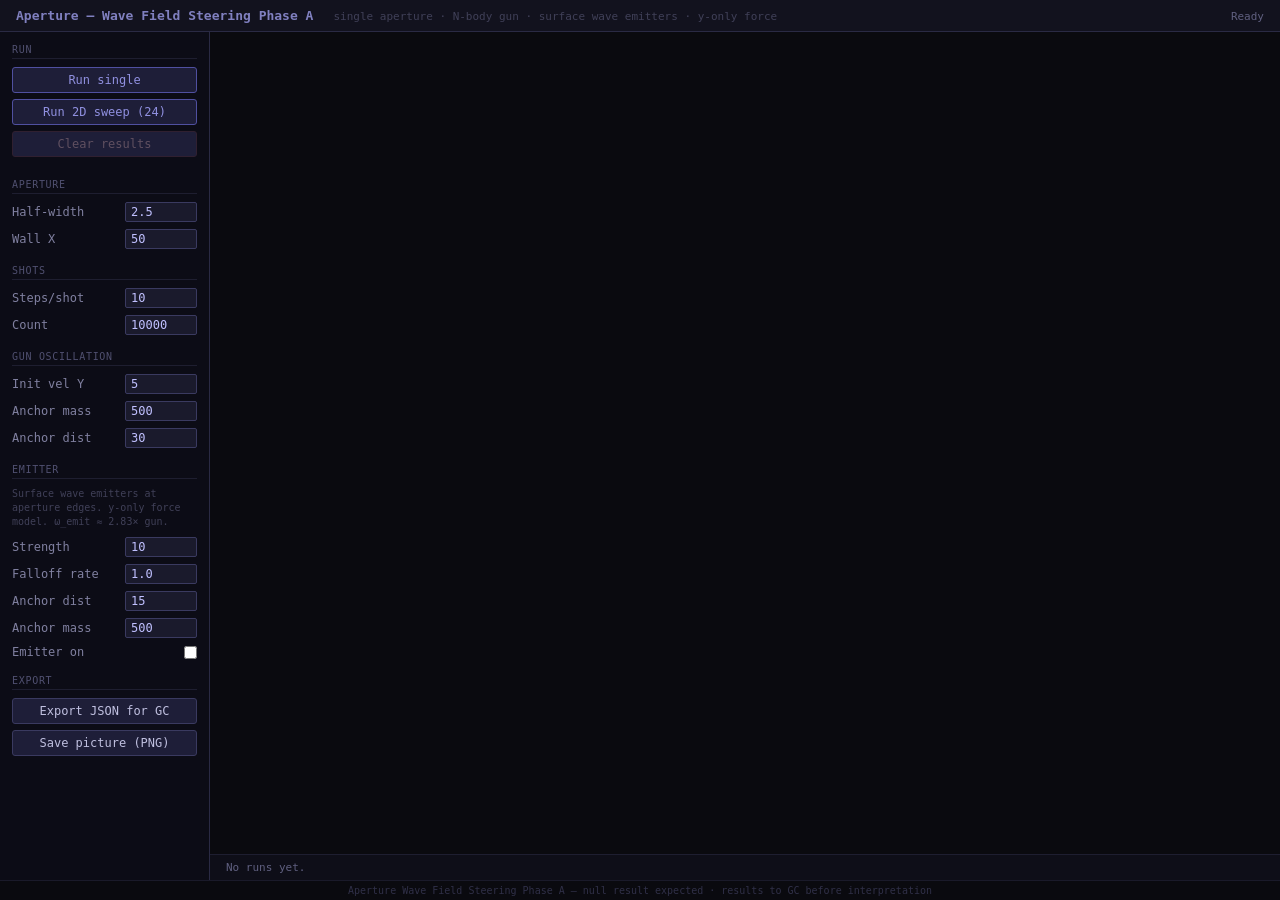
<file: cmd/aperture/index.html>
<!DOCTYPE html>
<html lang="en">
<head>
  <meta charset="UTF-8">
  <title>Aperture — Wave Field Steering Phase A</title>
  <style>
    *, *::before, *::after { box-sizing: border-box; margin: 0; padding: 0; }

    body {
      background: #0a0a0f;
      color: #d0d0e0;
      font-family: monospace;
      display: flex;
      flex-direction: column;
      height: 100vh;
      overflow: hidden;
    }

    #top-bar {
      display: flex;
      align-items: baseline;
      gap: 20px;
      padding: 8px 16px;
      background: #12121e;
      border-bottom: 1px solid #2a2a44;
      flex-shrink: 0;
    }
    #top-bar h1 { font-size: 13px; color: #8080c0; }
    #top-bar .sub { font-size: 11px; color: #404058; }
    #status-msg { margin-left: auto; font-size: 11px; color: #606080; }

    #main-area { flex: 1; display: flex; overflow: hidden; }

    #controls {
      width: 210px;
      background: #0c0c16;
      border-right: 1px solid #2a2a44;
      padding: 12px;
      overflow-y: auto;
      flex-shrink: 0;
      font-size: 12px;
    }

    .ctrl-section { margin-bottom: 16px; }
    .ctrl-label {
      color: #505070;
      font-size: 10px;
      text-transform: uppercase;
      letter-spacing: 0.07em;
      border-bottom: 1px solid #1e1e30;
      padding-bottom: 3px;
      margin-bottom: 8px;
    }
    .ctrl-row {
      display: flex;
      align-items: center;
      justify-content: space-between;
      margin-bottom: 7px;
      color: #8080a0;
    }
    .ctrl-row label { flex: 1; }
    .ctrl-row input[type=number] {
      width: 72px;
      background: #1a1a2c;
      border: 1px solid #3a3a60;
      color: #c0c0ff;
      padding: 2px 5px;
      font-family: monospace;
      font-size: 12px;
      border-radius: 2px;
    }
    .ctrl-note { font-size: 10px; color: #404058; margin-bottom: 8px; line-height: 1.4; }

    .ctrl-row input[type=checkbox] { width: auto; margin-left: 4px; }

    button {
      width: 100%;
      background: #1e1e38;
      color: #c0c0e0;
      border: 1px solid #3a3a60;
      padding: 5px 0;
      cursor: pointer;
      font-family: monospace;
      font-size: 12px;
      border-radius: 3px;
      margin-bottom: 6px;
    }
    button:hover { background: #2a2a50; }
    button:disabled { opacity: 0.4; cursor: default; }
    button.primary { border-color: #5050a0; color: #9090e0; }
    button.primary:hover:not(:disabled) { background: #222248; }
    #btn-clear { color: #605060; border-color: #302030; }
    #btn-clear:hover { background: #1a1228; }

    #canvas-area { flex: 1; display: flex; flex-direction: column; overflow: hidden; }
    #canvas-wrap {
      flex: 1;
      display: flex;
      align-items: center;
      justify-content: center;
      padding: 12px;
      overflow: hidden;
    }
    canvas { display: block; }

    #results-bar {
      flex-shrink: 0;
      background: #0e0e18;
      border-top: 1px solid #1e1e30;
      padding: 6px 16px;
      font-size: 11px;
      color: #606080;
      display: flex;
      align-items: center;
      gap: 12px;
      flex-wrap: wrap;
    }
    .run-tag { display: inline-flex; align-items: center; gap: 5px; }
    .run-swatch { width: 10px; height: 10px; border-radius: 2px; flex-shrink: 0; }

    #footer {
      flex-shrink: 0;
      text-align: center;
      padding: 4px 16px;
      background: #0a0a0f;
      border-top: 1px solid #1a1a2a;
      font-size: 10px;
      color: #303048;
    }
  </style>
</head>
<body>

<div id="top-bar">
  <h1>Aperture — Wave Field Steering Phase A</h1>
  <span class="sub">single aperture · N-body gun · surface wave emitters · y-only force</span>
  <span id="status-msg">Ready</span>
</div>

<div id="main-area">

  <div id="controls">

    <div class="ctrl-section">
      <div class="ctrl-label">Run</div>
      <button id="btn-single" class="primary">Run single</button>
      <button id="btn-sweep" class="primary">Run 2D sweep (24)</button>
      <button id="btn-clear">Clear results</button>
    </div>

    <div class="ctrl-section">
      <div class="ctrl-label">Aperture</div>
      <div class="ctrl-row">
        <label>Half-width</label>
        <input type="number" id="inp-hw" value="2.5" min="0.5" max="20" step="0.5">
      </div>
      <div class="ctrl-row">
        <label>Wall X</label>
        <input type="number" id="inp-wallx" value="50" min="10" max="200">
      </div>
    </div>

    <div class="ctrl-section">
      <div class="ctrl-label">Shots</div>
      <div class="ctrl-row">
        <label>Steps/shot</label>
        <input type="number" id="inp-steps" value="10" min="1" max="10000">
      </div>
      <div class="ctrl-row">
        <label>Count</label>
        <input type="number" id="inp-shots" value="10000" min="100" max="500000">
      </div>
    </div>

    <div class="ctrl-section">
      <div class="ctrl-label">Gun oscillation</div>
      <div class="ctrl-row">
        <label>Init vel Y</label>
        <input type="number" id="inp-vel" value="5" min="0.1" max="30" step="0.1">
      </div>
      <div class="ctrl-row">
        <label>Anchor mass</label>
        <input type="number" id="inp-amass" value="500" min="10" max="5000">
      </div>
      <div class="ctrl-row">
        <label>Anchor dist</label>
        <input type="number" id="inp-adist" value="30" min="5" max="100">
      </div>
    </div>

    <div class="ctrl-section">
      <div class="ctrl-label">Emitter</div>
      <div class="ctrl-note">Surface wave emitters at aperture edges. y-only force model. ω_emit ≈ 2.83× gun.</div>
      <div class="ctrl-row">
        <label>Strength</label>
        <input type="number" id="inp-strength" value="10" min="0.001" max="10000" step="any">
      </div>
      <div class="ctrl-row">
        <label>Falloff rate</label>
        <input type="number" id="inp-falloff" value="1.0" min="0.1" max="5" step="0.1">
      </div>
      <div class="ctrl-row">
        <label>Anchor dist</label>
        <input type="number" id="inp-eadist" value="15" min="3" max="30">
      </div>
      <div class="ctrl-row">
        <label>Anchor mass</label>
        <input type="number" id="inp-eamass" value="500" min="10" max="2000">
      </div>
      <div class="ctrl-row">
        <label>Emitter on</label>
        <input type="checkbox" id="inp-emitter-on">
      </div>
    </div>

    <div class="ctrl-section">
      <div class="ctrl-label">Export</div>
      <button id="btn-export">Export JSON for GC</button>
      <button id="btn-save-pic">Save picture (PNG)</button>
    </div>

  </div>

  <div id="canvas-area">
    <div id="canvas-wrap">
      <canvas id="hist-canvas"></canvas>
    </div>
    <div id="results-bar">
      <span id="results-summary">No runs yet.</span>
    </div>
  </div>

</div>

<footer id="footer">
  Aperture Wave Field Steering Phase A — null result expected · results to GC before interpretation
</footer>

<script src="main.js"></script>
</body>
</html>
</file>
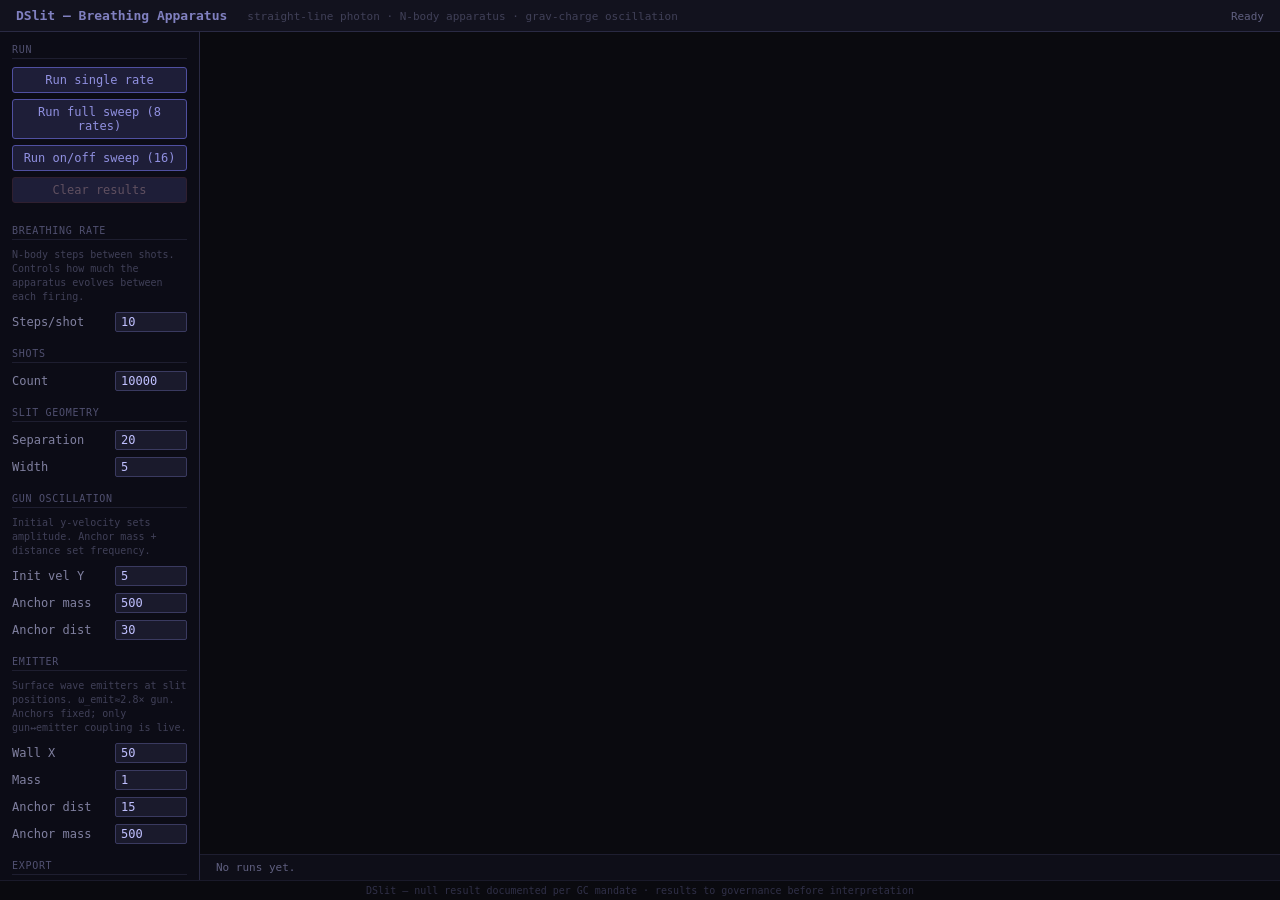
<file: cmd/dslit/index.html>
<!DOCTYPE html>
<html lang="en">
<head>
  <meta charset="UTF-8">
  <title>DSlit — Breathing Apparatus</title>
  <style>
    *, *::before, *::after { box-sizing: border-box; margin: 0; padding: 0; }

    body {
      background: #0a0a0f;
      color: #d0d0e0;
      font-family: monospace;
      display: flex;
      flex-direction: column;
      height: 100vh;
      overflow: hidden;
    }

    #top-bar {
      display: flex;
      align-items: baseline;
      gap: 20px;
      padding: 8px 16px;
      background: #12121e;
      border-bottom: 1px solid #2a2a44;
      flex-shrink: 0;
    }

    #top-bar h1 {
      font-size: 13px;
      color: #8080c0;
    }

    #top-bar .sub {
      font-size: 11px;
      color: #404058;
    }

    #status-msg {
      margin-left: auto;
      font-size: 11px;
      color: #606080;
    }

    #main-area {
      flex: 1;
      display: flex;
      overflow: hidden;
    }

    /* Controls panel */
    #controls {
      width: 200px;
      background: #0c0c16;
      border-right: 1px solid #2a2a44;
      padding: 12px;
      overflow-y: auto;
      flex-shrink: 0;
      font-size: 12px;
    }

    .ctrl-section { margin-bottom: 16px; }

    .ctrl-label {
      color: #505070;
      font-size: 10px;
      text-transform: uppercase;
      letter-spacing: 0.07em;
      border-bottom: 1px solid #1e1e30;
      padding-bottom: 3px;
      margin-bottom: 8px;
    }

    .ctrl-row {
      display: flex;
      align-items: center;
      justify-content: space-between;
      margin-bottom: 7px;
      color: #8080a0;
    }

    .ctrl-row label { flex: 1; }

    .ctrl-row input[type=number] {
      width: 72px;
      background: #1a1a2c;
      border: 1px solid #3a3a60;
      color: #c0c0ff;
      padding: 2px 5px;
      font-family: monospace;
      font-size: 12px;
      border-radius: 2px;
    }

    .ctrl-note {
      font-size: 10px;
      color: #404058;
      margin-bottom: 8px;
      line-height: 1.4;
    }

    button {
      width: 100%;
      background: #1e1e38;
      color: #c0c0e0;
      border: 1px solid #3a3a60;
      padding: 5px 0;
      cursor: pointer;
      font-family: monospace;
      font-size: 12px;
      border-radius: 3px;
      margin-bottom: 6px;
    }
    button:hover { background: #2a2a50; }
    button:disabled { opacity: 0.4; cursor: default; }
    button.primary { border-color: #5050a0; color: #9090e0; }
    button.primary:hover:not(:disabled) { background: #222248; }

    #btn-clear { color: #605060; border-color: #302030; }
    #btn-clear:hover { background: #1a1228; }

    /* Canvas area */
    #canvas-area {
      flex: 1;
      display: flex;
      flex-direction: column;
      overflow: hidden;
    }

    #canvas-wrap {
      flex: 1;
      display: flex;
      align-items: center;
      justify-content: center;
      padding: 12px;
      overflow: hidden;
    }

    canvas { display: block; }

    /* Results table */
    #results-bar {
      flex-shrink: 0;
      background: #0e0e18;
      border-top: 1px solid #1e1e30;
      padding: 6px 16px;
      font-size: 11px;
      color: #606080;
      display: flex;
      align-items: center;
      gap: 16px;
      flex-wrap: wrap;
    }

    .run-tag {
      display: inline-flex;
      align-items: center;
      gap: 5px;
    }

    .run-swatch {
      width: 10px;
      height: 10px;
      border-radius: 2px;
      flex-shrink: 0;
    }

    /* Footer */
    #footer {
      flex-shrink: 0;
      text-align: center;
      padding: 4px 16px;
      background: #0a0a0f;
      border-top: 1px solid #1a1a2a;
      font-size: 10px;
      color: #303048;
    }
  </style>
</head>
<body>

<div id="top-bar">
  <h1>DSlit — Breathing Apparatus</h1>
  <span class="sub">straight-line photon · N-body apparatus · grav-charge oscillation</span>
  <span id="status-msg">Ready</span>
</div>

<div id="main-area">

  <div id="controls">

    <div class="ctrl-section">
      <div class="ctrl-label">Run</div>
      <button id="btn-single" class="primary">Run single rate</button>
      <button id="btn-sweep" class="primary">Run full sweep (8 rates)</button>
      <button id="btn-onoff" class="primary">Run on/off sweep (16)</button>
      <button id="btn-clear">Clear results</button>
    </div>

    <div class="ctrl-section">
      <div class="ctrl-label">Breathing rate</div>
      <div class="ctrl-note">N-body steps between shots. Controls how much the apparatus evolves between each firing.</div>
      <div class="ctrl-row">
        <label>Steps/shot</label>
        <input type="number" id="inp-steps" value="10" min="1" max="10000">
      </div>
    </div>

    <div class="ctrl-section">
      <div class="ctrl-label">Shots</div>
      <div class="ctrl-row">
        <label>Count</label>
        <input type="number" id="inp-shots" value="10000" min="100" max="500000">
      </div>
    </div>

    <div class="ctrl-section">
      <div class="ctrl-label">Slit geometry</div>
      <div class="ctrl-row">
        <label>Separation</label>
        <input type="number" id="inp-sep" value="20" min="2" max="50">
      </div>
      <div class="ctrl-row">
        <label>Width</label>
        <input type="number" id="inp-width" value="5" min="0.5" max="20" step="0.5">
      </div>
    </div>

    <div class="ctrl-section">
      <div class="ctrl-label">Gun oscillation</div>
      <div class="ctrl-note">Initial y-velocity sets amplitude. Anchor mass + distance set frequency.</div>
      <div class="ctrl-row">
        <label>Init vel Y</label>
        <input type="number" id="inp-vel" value="5" min="0.1" max="30" step="0.1">
      </div>
      <div class="ctrl-row">
        <label>Anchor mass</label>
        <input type="number" id="inp-amass" value="500" min="10" max="5000">
      </div>
      <div class="ctrl-row">
        <label>Anchor dist</label>
        <input type="number" id="inp-adist" value="30" min="5" max="100">
      </div>
    </div>

    <div class="ctrl-section">
      <div class="ctrl-label">Emitter</div>
      <div class="ctrl-note">Surface wave emitters at slit positions. ω_emit≈2.8× gun. Anchors fixed; only gun↔emitter coupling is live.</div>
      <div class="ctrl-row">
        <label>Wall X</label>
        <input type="number" id="inp-wallx" value="50" min="10" max="200">
      </div>
      <div class="ctrl-row">
        <label>Mass</label>
        <input type="number" id="inp-emass" value="1" min="0.1" max="10" step="0.1">
      </div>
      <div class="ctrl-row">
        <label>Anchor dist</label>
        <input type="number" id="inp-eadist" value="15" min="3" max="30">
      </div>
      <div class="ctrl-row">
        <label>Anchor mass</label>
        <input type="number" id="inp-eamass" value="500" min="10" max="2000">
      </div>
    </div>

    <div class="ctrl-section">
      <div class="ctrl-label">Export</div>
      <button id="btn-export">Export JSON for GC</button>
      <button id="btn-save-pic">Save picture (PNG)</button>
    </div>

  </div><!-- #controls -->

  <div id="canvas-area">
    <div id="canvas-wrap">
      <canvas id="hist-canvas"></canvas>
    </div>
    <div id="results-bar">
      <span id="results-summary">No runs yet.</span>
    </div>
  </div>

</div><!-- #main-area -->

<footer id="footer">
  DSlit — null result documented per GC mandate · results to governance before interpretation
</footer>

<script src="main.js"></script>
</body>
</html>
</file>
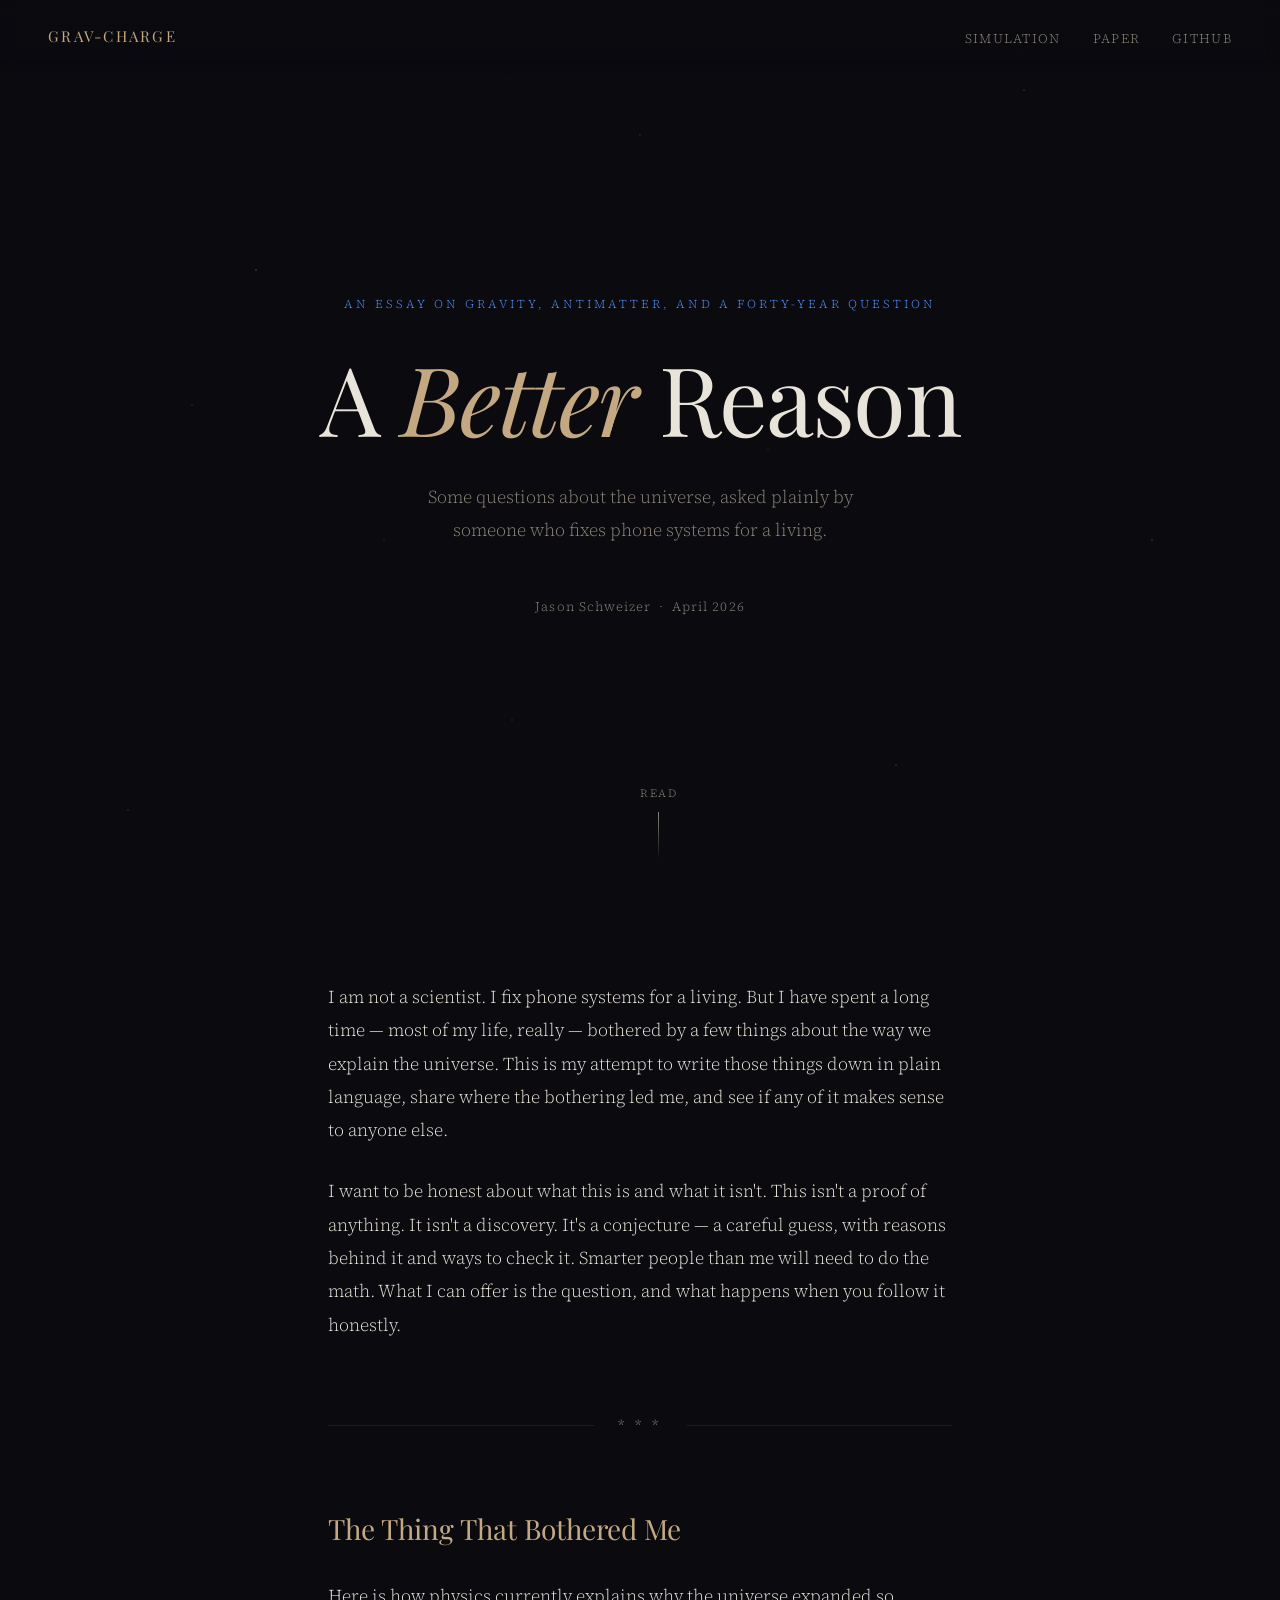
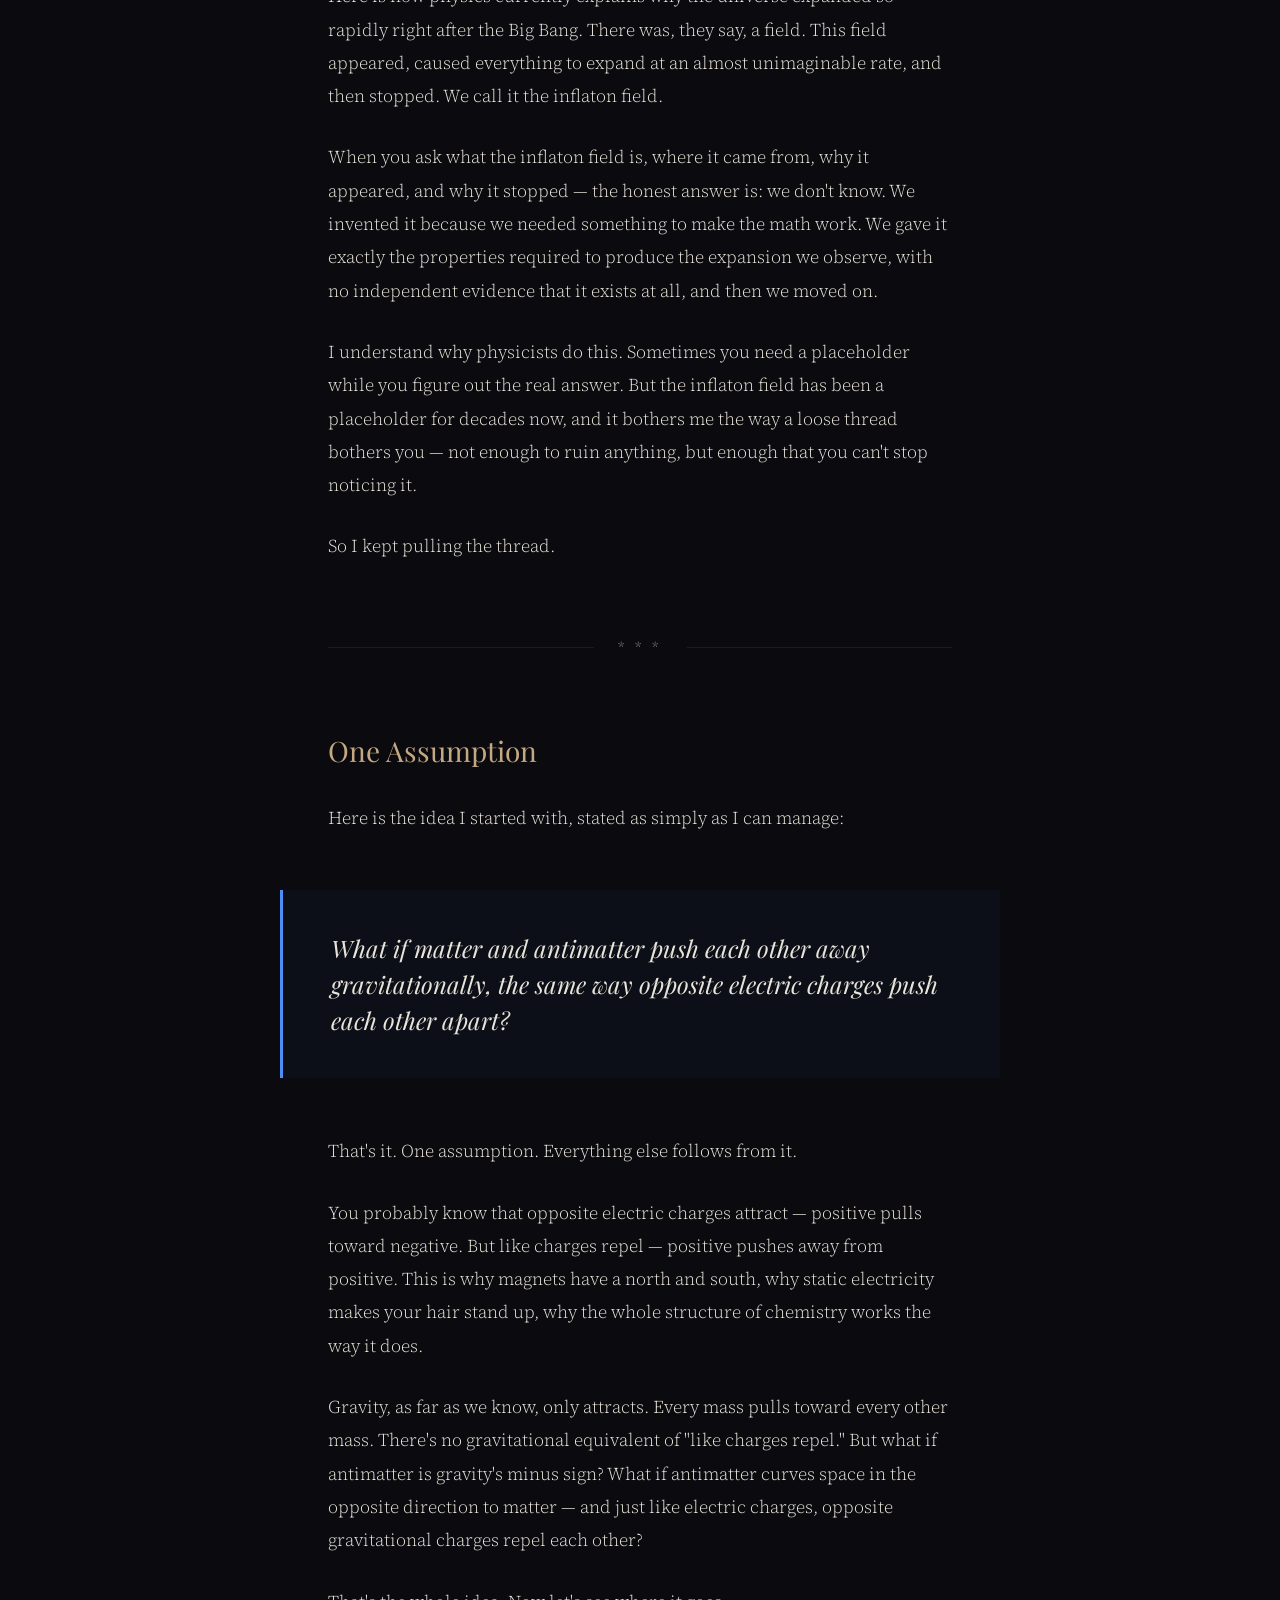
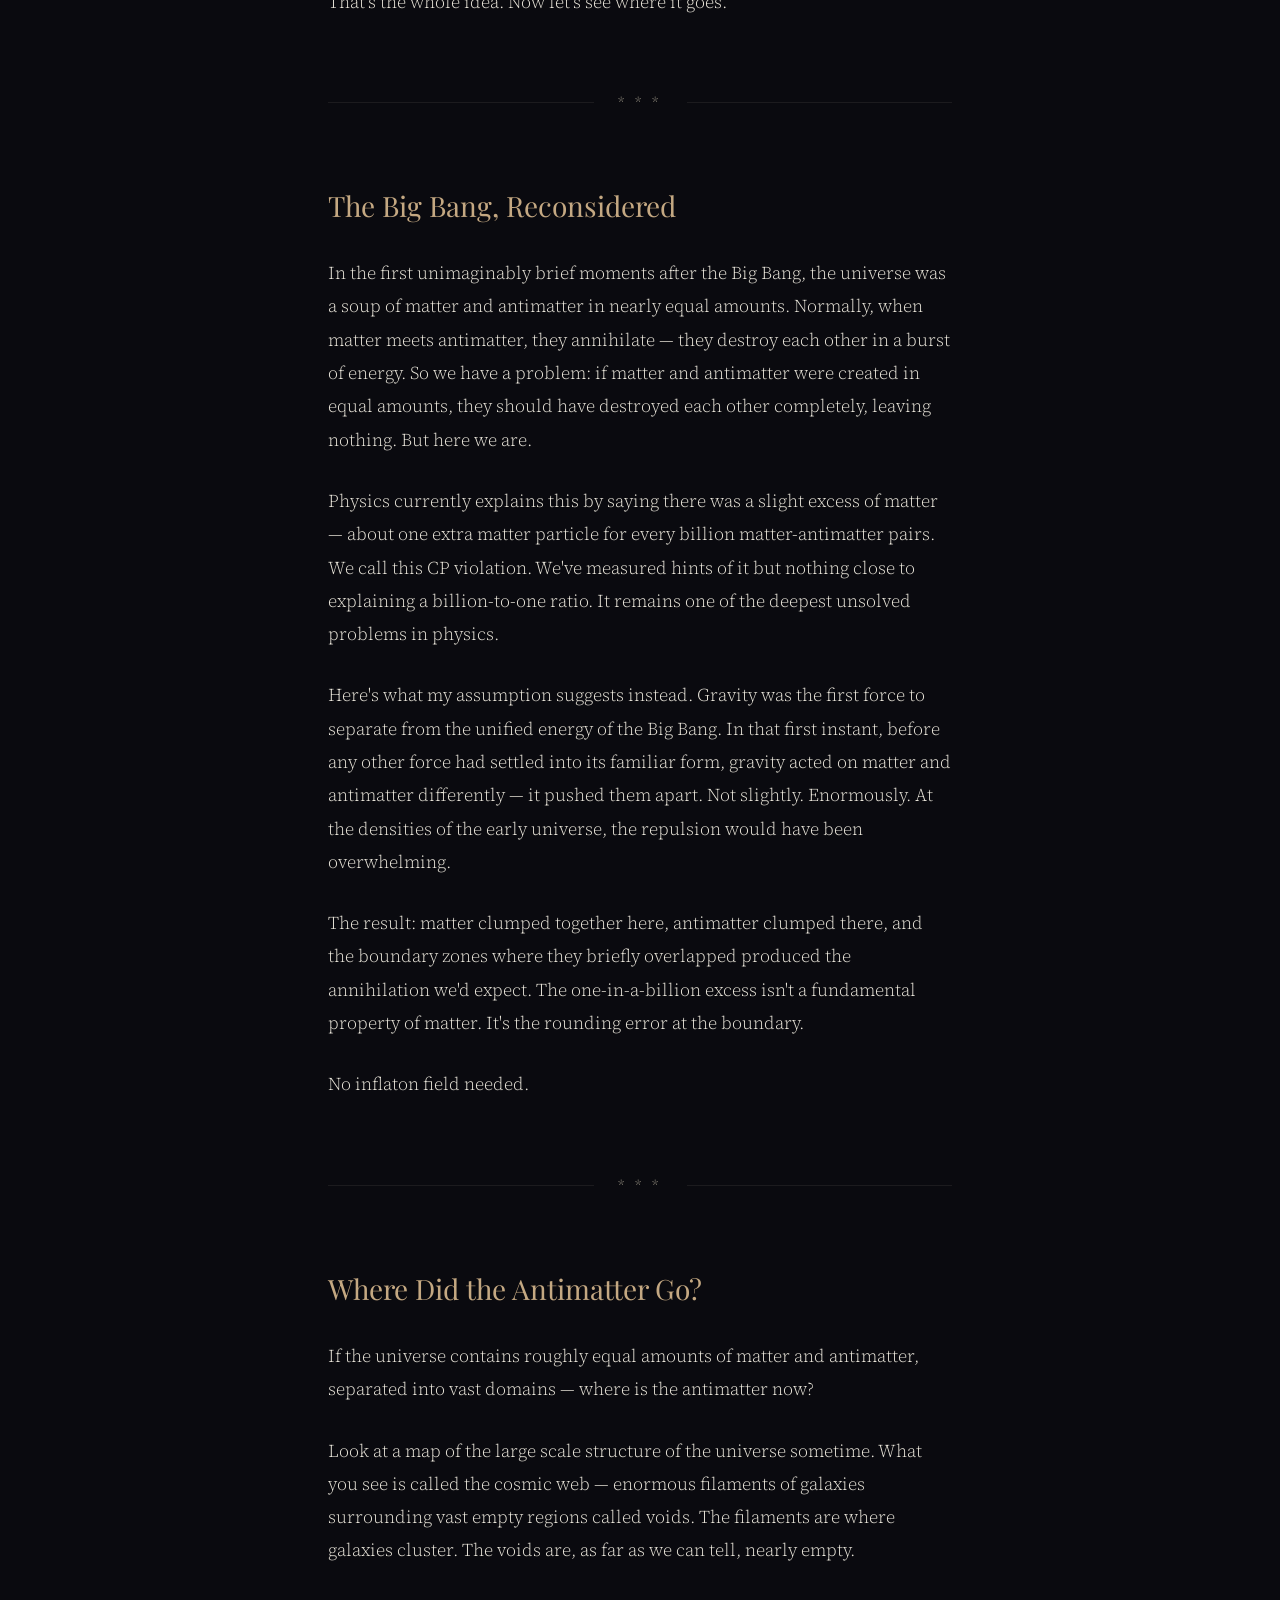
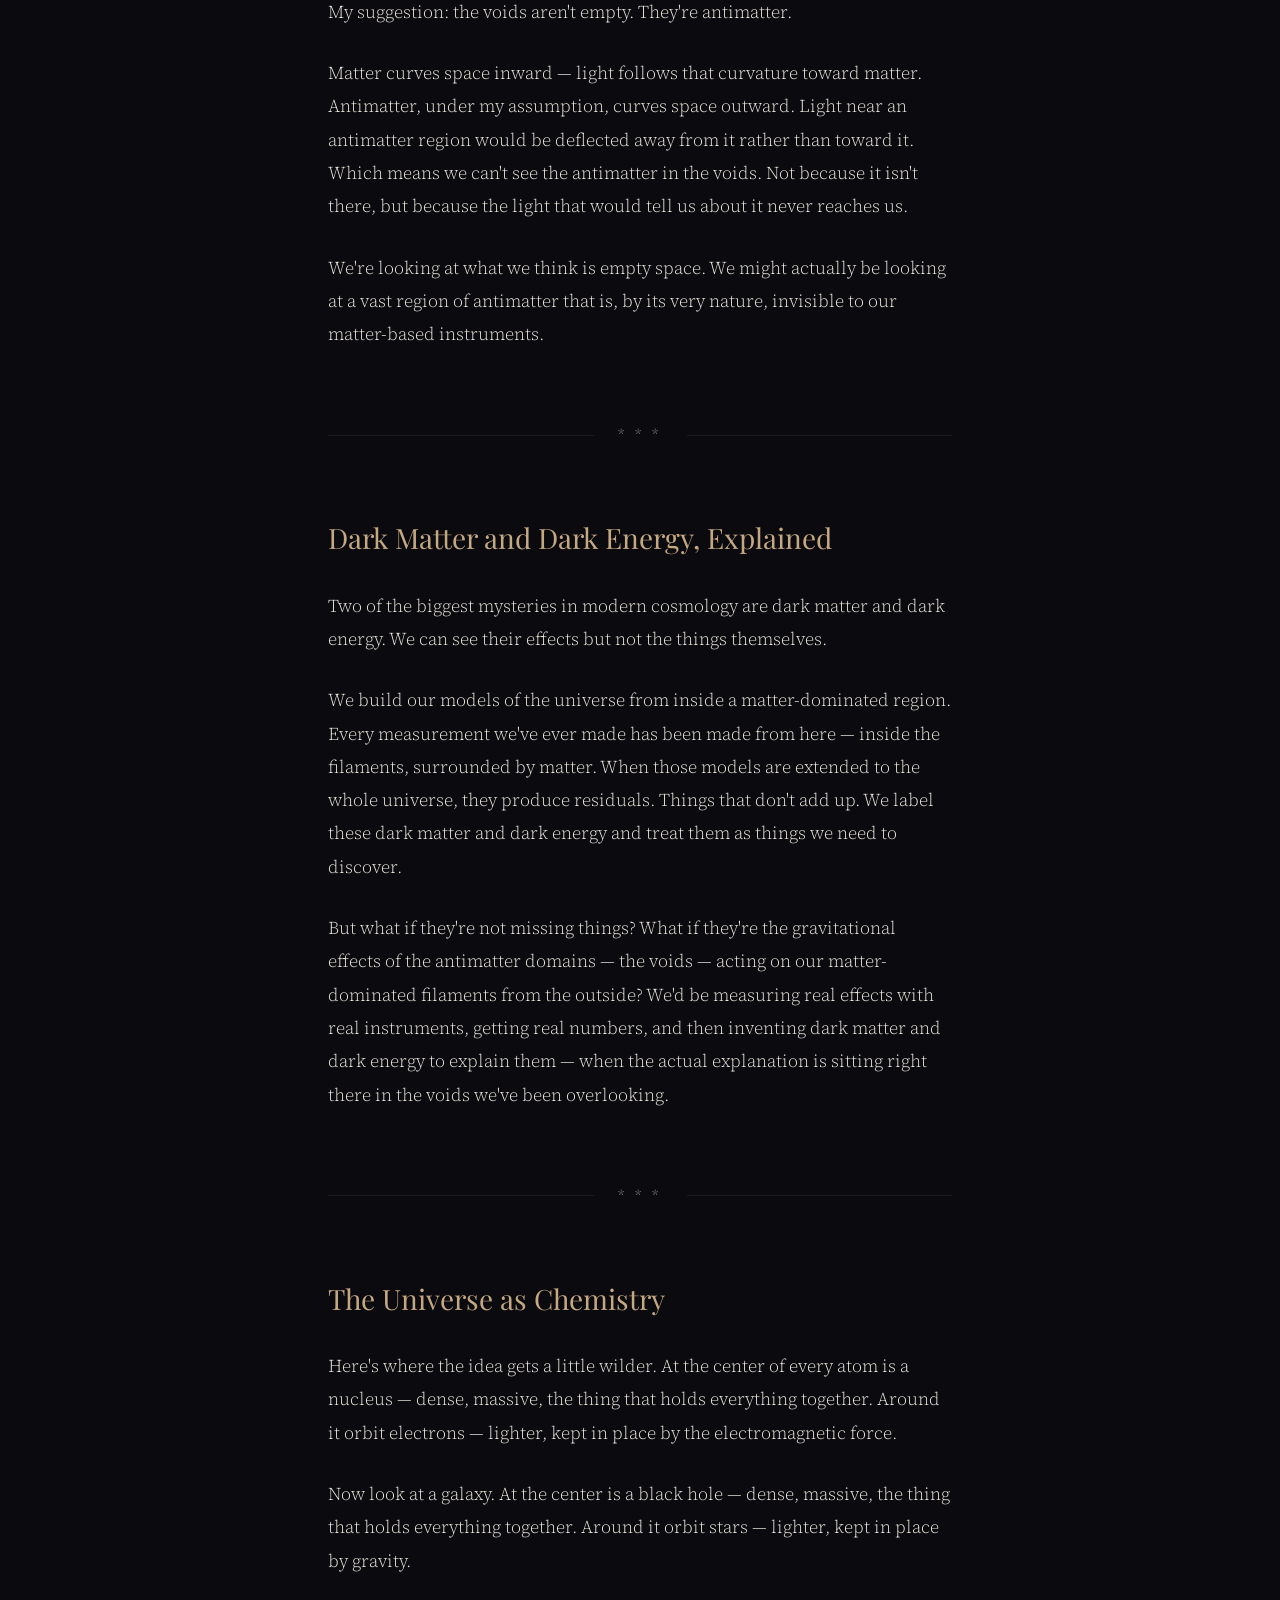
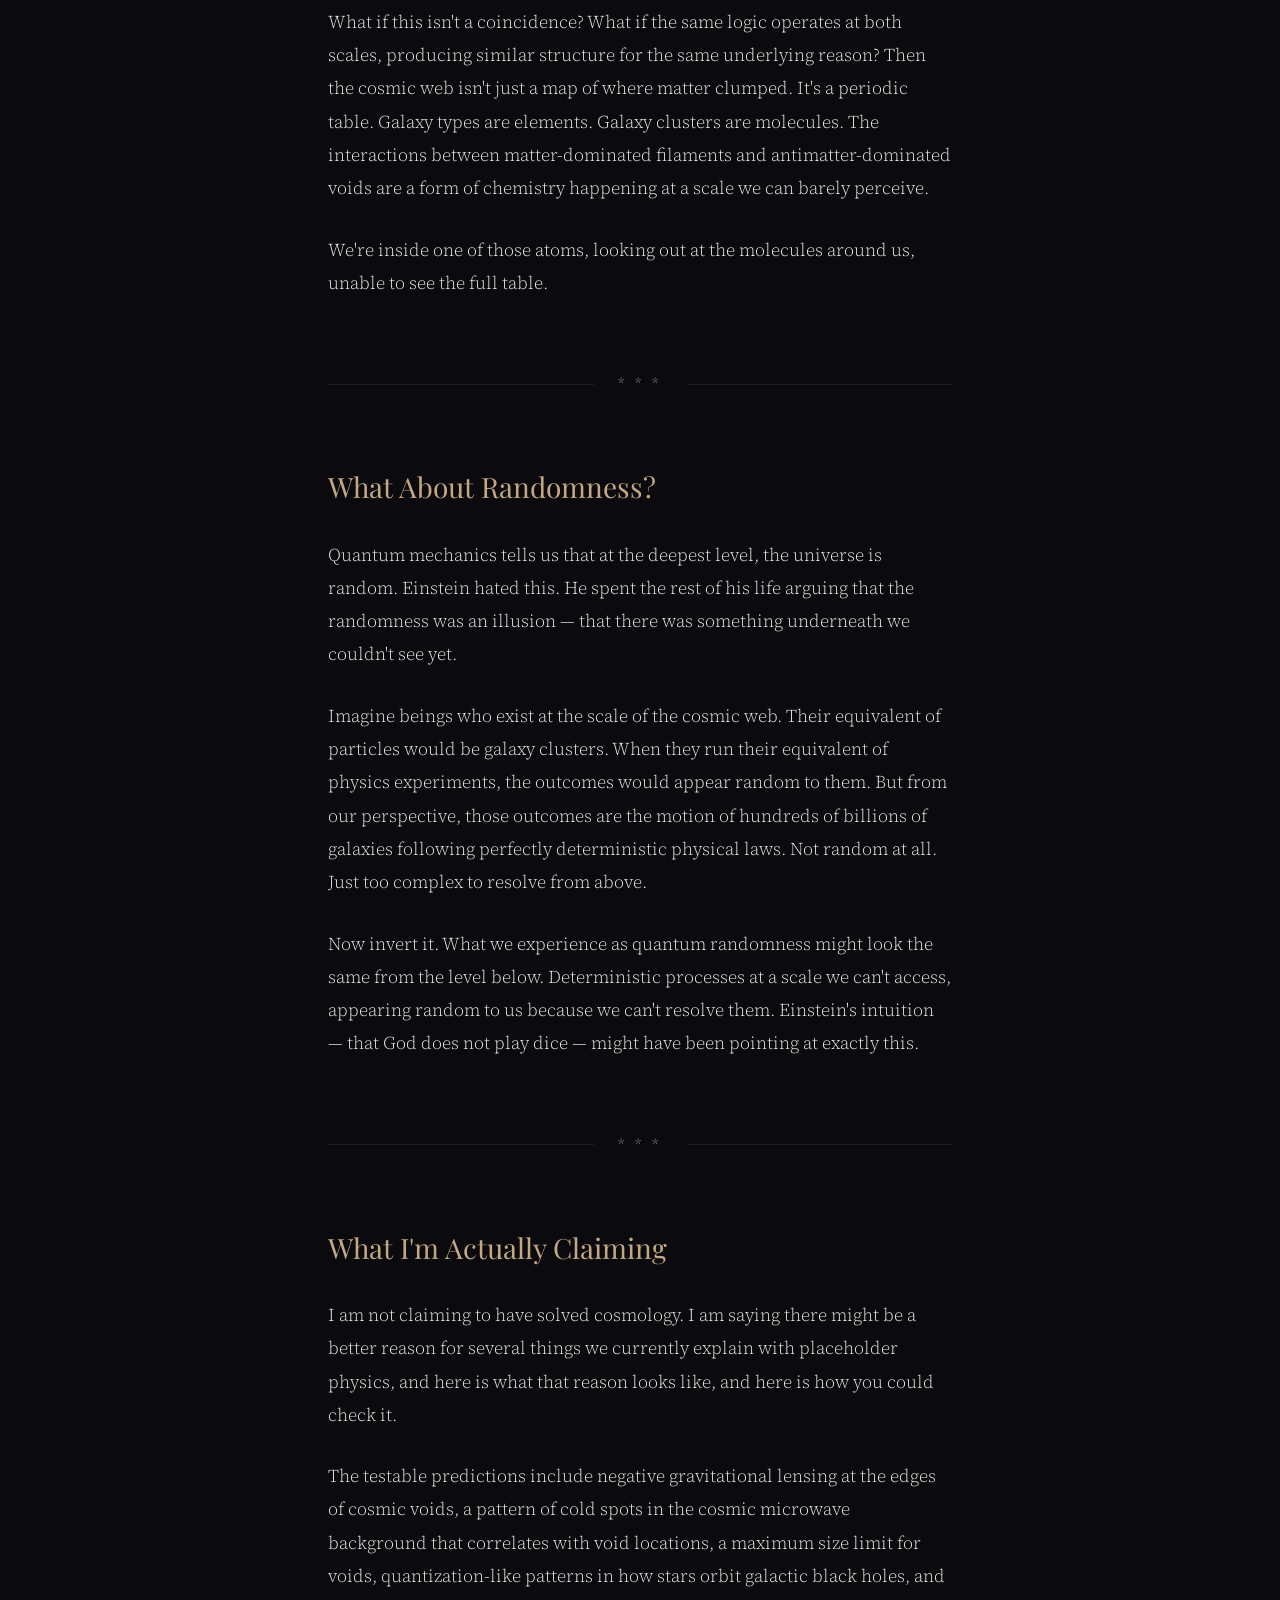
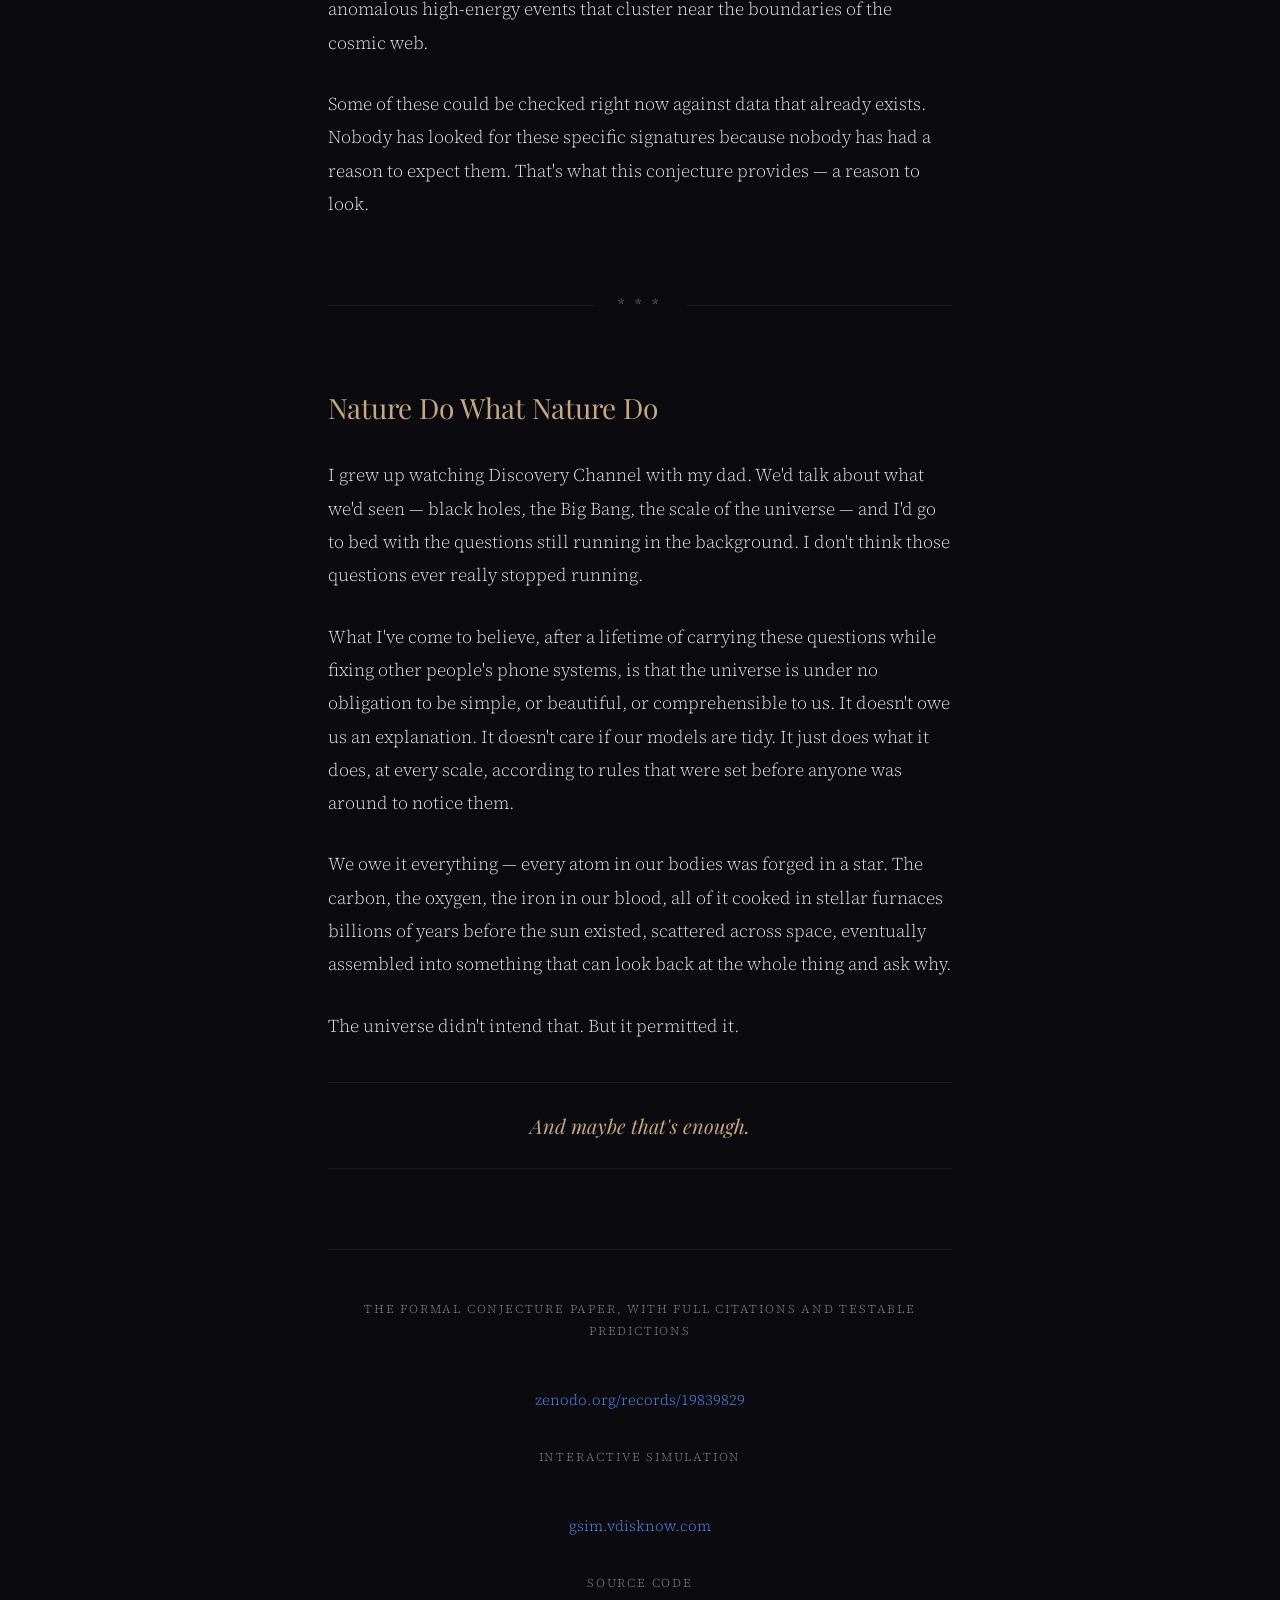
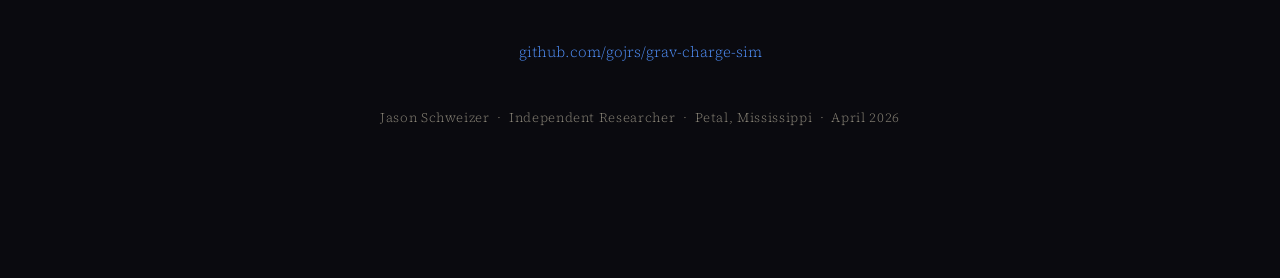
<file: client/better-reason.html>
<!DOCTYPE html>
<html lang="en">
<head>
    <meta charset="UTF-8">
    <meta name="viewport" content="width=device-width, initial-scale=1.0">
    <title>A Better Reason — Jason Schweizer</title>
    <link href="https://fonts.googleapis.com/css2?family=Playfair+Display:ital,wght@0,400;0,600;1,400&family=Source+Serif+4:ital,wght@0,300;0,400;1,300&display=swap" rel="stylesheet">
    <style>
        :root {
            --bg: #0a0a0f;
            --surface: #0f0f1a;
            --text: #e8e4d9;
            --muted: #8a8578;
            --accent: #4f8ef7;
            --accent-warm: #c4a882;
            --red: #c45c5c;
            --border: rgba(232, 228, 217, 0.08);
        }

        * { box-sizing: border-box; margin: 0; padding: 0; }

        html { scroll-behavior: smooth; }

        body {
            background: var(--bg);
            color: var(--text);
            font-family: 'Source Serif 4', Georgia, serif;
            font-weight: 300;
            line-height: 1.85;
            font-size: 18px;
            min-height: 100vh;
        }

        /* Stars background */
        body::before {
            content: '';
            position: fixed;
            inset: 0;
            background-image:
                    radial-gradient(1px 1px at 20% 30%, rgba(255,255,255,0.4) 0%, transparent 100%),
                    radial-gradient(1px 1px at 80% 10%, rgba(255,255,255,0.3) 0%, transparent 100%),
                    radial-gradient(1px 1px at 40% 80%, rgba(255,255,255,0.2) 0%, transparent 100%),
                    radial-gradient(1px 1px at 90% 60%, rgba(255,255,255,0.35) 0%, transparent 100%),
                    radial-gradient(1px 1px at 10% 90%, rgba(255,255,255,0.25) 0%, transparent 100%),
                    radial-gradient(1px 1px at 60% 50%, rgba(255,255,255,0.15) 0%, transparent 100%),
                    radial-gradient(1px 1px at 30% 60%, rgba(255,255,255,0.2) 0%, transparent 100%),
                    radial-gradient(1px 1px at 70% 85%, rgba(255,255,255,0.3) 0%, transparent 100%),
                    radial-gradient(1px 1px at 50% 15%, rgba(255,255,255,0.25) 0%, transparent 100%),
                    radial-gradient(1px 1px at 15% 45%, rgba(255,255,255,0.2) 0%, transparent 100%);
            pointer-events: none;
            z-index: 0;
        }

        /* Navigation */
        nav {
            position: fixed;
            top: 0;
            left: 0;
            right: 0;
            z-index: 100;
            padding: 20px 48px;
            display: flex;
            align-items: center;
            justify-content: space-between;
            background: linear-gradient(to bottom, rgba(10,10,15,0.95), transparent);
            backdrop-filter: blur(8px);
        }

        .nav-brand {
            font-family: 'Playfair Display', Georgia, serif;
            font-size: 15px;
            letter-spacing: 0.15em;
            text-transform: uppercase;
            color: var(--accent-warm);
            text-decoration: none;
        }

        .nav-links {
            display: flex;
            gap: 32px;
            list-style: none;
        }

        .nav-links a {
            color: var(--muted);
            text-decoration: none;
            font-size: 13px;
            letter-spacing: 0.1em;
            text-transform: uppercase;
            transition: color 0.2s;
        }

        .nav-links a:hover { color: var(--text); }

        /* Hero */
        .hero {
            position: relative;
            z-index: 1;
            min-height: 100vh;
            display: flex;
            flex-direction: column;
            align-items: center;
            justify-content: center;
            text-align: center;
            padding: 120px 48px 80px;
        }

        .hero-eyebrow {
            font-size: 12px;
            letter-spacing: 0.25em;
            text-transform: uppercase;
            color: var(--accent);
            margin-bottom: 32px;
            opacity: 0;
            animation: fadeUp 0.8s ease 0.3s forwards;
        }

        .hero-title {
            font-family: 'Playfair Display', Georgia, serif;
            font-size: clamp(52px, 8vw, 96px);
            font-weight: 400;
            line-height: 1.05;
            letter-spacing: -0.02em;
            margin-bottom: 32px;
            opacity: 0;
            animation: fadeUp 0.8s ease 0.5s forwards;
        }

        .hero-title em {
            font-style: italic;
            color: var(--accent-warm);
        }

        .hero-subtitle {
            font-size: 18px;
            color: var(--muted);
            max-width: 480px;
            margin: 0 auto 48px;
            opacity: 0;
            animation: fadeUp 0.8s ease 0.7s forwards;
        }

        .hero-meta {
            font-size: 13px;
            letter-spacing: 0.08em;
            color: var(--muted);
            opacity: 0;
            animation: fadeUp 0.8s ease 0.9s forwards;
        }

        .scroll-indicator {
            position: absolute;
            bottom: 40px;
            left: 50%;
            transform: translateX(-50%);
            display: flex;
            flex-direction: column;
            align-items: center;
            gap: 8px;
            opacity: 0;
            animation: fadeUp 0.8s ease 1.2s forwards;
        }

        .scroll-indicator span {
            font-size: 11px;
            letter-spacing: 0.15em;
            text-transform: uppercase;
            color: var(--muted);
        }

        .scroll-line {
            width: 1px;
            height: 48px;
            background: linear-gradient(to bottom, var(--muted), transparent);
            animation: scrollPulse 2s ease-in-out infinite;
        }

        /* Content */
        .content {
            position: relative;
            z-index: 1;
            max-width: 720px;
            margin: 0 auto;
            padding: 80px 48px 120px;
        }

        /* Divider */
        .divider {
            display: flex;
            align-items: center;
            gap: 24px;
            margin: 72px 0;
        }

        .divider::before,
        .divider::after {
            content: '';
            flex: 1;
            height: 1px;
            background: var(--border);
        }

        .divider-symbol {
            color: var(--muted);
            font-size: 14px;
            letter-spacing: 0.3em;
        }

        /* Section headers */
        .section-title {
            font-family: 'Playfair Display', Georgia, serif;
            font-size: 28px;
            font-weight: 400;
            color: var(--accent-warm);
            margin-bottom: 32px;
            line-height: 1.3;
        }

        /* Body text */
        p {
            margin-bottom: 28px;
            color: var(--text);
        }

        /* Pull quote */
        .pullquote {
            margin: 56px -48px;
            padding: 40px 48px;
            border-left: 3px solid var(--accent);
            background: rgba(79, 142, 247, 0.04);
        }

        .pullquote p {
            font-family: 'Playfair Display', Georgia, serif;
            font-size: 24px;
            font-weight: 400;
            font-style: italic;
            line-height: 1.5;
            color: var(--text);
            margin: 0;
        }

        /* Key line */
        .key-line {
            font-family: 'Playfair Display', Georgia, serif;
            font-size: 20px;
            font-style: italic;
            color: var(--accent-warm);
            margin: 40px 0;
            padding: 24px 0;
            border-top: 1px solid var(--border);
            border-bottom: 1px solid var(--border);
            text-align: center;
        }

        /* Footer links */
        .footer-links {
            margin-top: 80px;
            padding-top: 48px;
            border-top: 1px solid var(--border);
            display: flex;
            flex-direction: column;
            align-items: center;
            gap: 16px;
            text-align: center;
        }

        .footer-label {
            font-size: 12px;
            letter-spacing: 0.15em;
            text-transform: uppercase;
            color: var(--muted);
        }

        .footer-link {
            color: var(--accent);
            text-decoration: none;
            font-size: 15px;
            transition: color 0.2s;
        }

        .footer-link:hover { color: var(--text); }

        .footer-author {
            margin-top: 24px;
            font-size: 13px;
            color: var(--muted);
            letter-spacing: 0.05em;
        }

        /* Animations */
        @keyframes fadeUp {
            from { opacity: 0; transform: translateY(20px); }
            to { opacity: 1; transform: translateY(0); }
        }

        @keyframes scrollPulse {
            0%, 100% { opacity: 0.3; transform: scaleY(1); }
            50% { opacity: 1; transform: scaleY(1.1); }
        }

        /* Responsive */
        @media (max-width: 768px) {
            nav { padding: 16px 24px; }
            .nav-links { display: none; }
            .hero { padding: 100px 24px 60px; }
            .content { padding: 60px 24px 80px; }
            .pullquote { margin: 40px 0; padding: 28px 24px; }
            .pullquote p { font-size: 20px; }
        }
    </style>
</head>
<body>

<nav>
    <a href="/" class="nav-brand">Grav-Charge</a>
    <ul class="nav-links">
        <li><a href="/">Simulation</a></li>
        <li><a href="/paper">Paper</a></li>
        <li><a href="https://github.com/gojrs/grav-charge-sim" target="_blank">GitHub</a></li>
    </ul>
</nav>

<section class="hero">
    <p class="hero-eyebrow">An essay on gravity, antimatter, and a forty-year question</p>
    <h1 class="hero-title">A <em>Better</em> Reason</h1>
    <p class="hero-subtitle">Some questions about the universe, asked plainly by someone who fixes phone systems for a living.</p>
    <p class="hero-meta">Jason Schweizer &nbsp;·&nbsp; April 2026</p>
    <div class="scroll-indicator">
        <span>Read</span>
        <div class="scroll-line"></div>
    </div>
</section>

<div class="content">

    <p>I am not a scientist. I fix phone systems for a living. But I have spent a long time — most of my life, really — bothered by a few things about the way we explain the universe. This is my attempt to write those things down in plain language, share where the bothering led me, and see if any of it makes sense to anyone else.</p>

    <p>I want to be honest about what this is and what it isn't. This isn't a proof of anything. It isn't a discovery. It's a conjecture — a careful guess, with reasons behind it and ways to check it. Smarter people than me will need to do the math. What I can offer is the question, and what happens when you follow it honestly.</p>

    <div class="divider"><span class="divider-symbol">* * *</span></div>

    <h2 class="section-title">The Thing That Bothered Me</h2>

    <p>Here is how physics currently explains why the universe expanded so rapidly right after the Big Bang. There was, they say, a field. This field appeared, caused everything to expand at an almost unimaginable rate, and then stopped. We call it the inflaton field.</p>

    <p>When you ask what the inflaton field is, where it came from, why it appeared, and why it stopped — the honest answer is: we don't know. We invented it because we needed something to make the math work. We gave it exactly the properties required to produce the expansion we observe, with no independent evidence that it exists at all, and then we moved on.</p>

    <p>I understand why physicists do this. Sometimes you need a placeholder while you figure out the real answer. But the inflaton field has been a placeholder for decades now, and it bothers me the way a loose thread bothers you — not enough to ruin anything, but enough that you can't stop noticing it.</p>

    <p>So I kept pulling the thread.</p>

    <div class="divider"><span class="divider-symbol">* * *</span></div>

    <h2 class="section-title">One Assumption</h2>

    <p>Here is the idea I started with, stated as simply as I can manage:</p>

    <div class="pullquote">
        <p>What if matter and antimatter push each other away gravitationally, the same way opposite electric charges push each other apart?</p>
    </div>

    <p>That's it. One assumption. Everything else follows from it.</p>

    <p>You probably know that opposite electric charges attract — positive pulls toward negative. But like charges repel — positive pushes away from positive. This is why magnets have a north and south, why static electricity makes your hair stand up, why the whole structure of chemistry works the way it does.</p>

    <p>Gravity, as far as we know, only attracts. Every mass pulls toward every other mass. There's no gravitational equivalent of "like charges repel." But what if antimatter is gravity's minus sign? What if antimatter curves space in the opposite direction to matter — and just like electric charges, opposite gravitational charges repel each other?</p>

    <p>That's the whole idea. Now let's see where it goes.</p>

    <div class="divider"><span class="divider-symbol">* * *</span></div>

    <h2 class="section-title">The Big Bang, Reconsidered</h2>

    <p>In the first unimaginably brief moments after the Big Bang, the universe was a soup of matter and antimatter in nearly equal amounts. Normally, when matter meets antimatter, they annihilate — they destroy each other in a burst of energy. So we have a problem: if matter and antimatter were created in equal amounts, they should have destroyed each other completely, leaving nothing. But here we are.</p>

    <p>Physics currently explains this by saying there was a slight excess of matter — about one extra matter particle for every billion matter-antimatter pairs. We call this CP violation. We've measured hints of it but nothing close to explaining a billion-to-one ratio. It remains one of the deepest unsolved problems in physics.</p>

    <p>Here's what my assumption suggests instead. Gravity was the first force to separate from the unified energy of the Big Bang. In that first instant, before any other force had settled into its familiar form, gravity acted on matter and antimatter differently — it pushed them apart. Not slightly. Enormously. At the densities of the early universe, the repulsion would have been overwhelming.</p>

    <p>The result: matter clumped together here, antimatter clumped there, and the boundary zones where they briefly overlapped produced the annihilation we'd expect. The one-in-a-billion excess isn't a fundamental property of matter. It's the rounding error at the boundary.</p>

    <p>No inflaton field needed.</p>

    <div class="divider"><span class="divider-symbol">* * *</span></div>

    <h2 class="section-title">Where Did the Antimatter Go?</h2>

    <p>If the universe contains roughly equal amounts of matter and antimatter, separated into vast domains — where is the antimatter now?</p>

    <p>Look at a map of the large scale structure of the universe sometime. What you see is called the cosmic web — enormous filaments of galaxies surrounding vast empty regions called voids. The filaments are where galaxies cluster. The voids are, as far as we can tell, nearly empty.</p>

    <p>My suggestion: the voids aren't empty. They're antimatter.</p>

    <p>Matter curves space inward — light follows that curvature toward matter. Antimatter, under my assumption, curves space outward. Light near an antimatter region would be deflected away from it rather than toward it. Which means we can't see the antimatter in the voids. Not because it isn't there, but because the light that would tell us about it never reaches us.</p>

    <p>We're looking at what we think is empty space. We might actually be looking at a vast region of antimatter that is, by its very nature, invisible to our matter-based instruments.</p>

    <div class="divider"><span class="divider-symbol">* * *</span></div>

    <h2 class="section-title">Dark Matter and Dark Energy, Explained</h2>

    <p>Two of the biggest mysteries in modern cosmology are dark matter and dark energy. We can see their effects but not the things themselves.</p>

    <p>We build our models of the universe from inside a matter-dominated region. Every measurement we've ever made has been made from here — inside the filaments, surrounded by matter. When those models are extended to the whole universe, they produce residuals. Things that don't add up. We label these dark matter and dark energy and treat them as things we need to discover.</p>

    <p>But what if they're not missing things? What if they're the gravitational effects of the antimatter domains — the voids — acting on our matter-dominated filaments from the outside? We'd be measuring real effects with real instruments, getting real numbers, and then inventing dark matter and dark energy to explain them — when the actual explanation is sitting right there in the voids we've been overlooking.</p>

    <div class="divider"><span class="divider-symbol">* * *</span></div>

    <h2 class="section-title">The Universe as Chemistry</h2>

    <p>Here's where the idea gets a little wilder. At the center of every atom is a nucleus — dense, massive, the thing that holds everything together. Around it orbit electrons — lighter, kept in place by the electromagnetic force.</p>

    <p>Now look at a galaxy. At the center is a black hole — dense, massive, the thing that holds everything together. Around it orbit stars — lighter, kept in place by gravity.</p>

    <p>What if this isn't a coincidence? What if the same logic operates at both scales, producing similar structure for the same underlying reason? Then the cosmic web isn't just a map of where matter clumped. It's a periodic table. Galaxy types are elements. Galaxy clusters are molecules. The interactions between matter-dominated filaments and antimatter-dominated voids are a form of chemistry happening at a scale we can barely perceive.</p>

    <p>We're inside one of those atoms, looking out at the molecules around us, unable to see the full table.</p>

    <div class="divider"><span class="divider-symbol">* * *</span></div>

    <h2 class="section-title">What About Randomness?</h2>

    <p>Quantum mechanics tells us that at the deepest level, the universe is random. Einstein hated this. He spent the rest of his life arguing that the randomness was an illusion — that there was something underneath we couldn't see yet.</p>

    <p>Imagine beings who exist at the scale of the cosmic web. Their equivalent of particles would be galaxy clusters. When they run their equivalent of physics experiments, the outcomes would appear random to them. But from our perspective, those outcomes are the motion of hundreds of billions of galaxies following perfectly deterministic physical laws. Not random at all. Just too complex to resolve from above.</p>

    <p>Now invert it. What we experience as quantum randomness might look the same from the level below. Deterministic processes at a scale we can't access, appearing random to us because we can't resolve them. Einstein's intuition — that God does not play dice — might have been pointing at exactly this.</p>

    <div class="divider"><span class="divider-symbol">* * *</span></div>

    <h2 class="section-title">What I'm Actually Claiming</h2>

    <p>I am not claiming to have solved cosmology. I am saying there might be a better reason for several things we currently explain with placeholder physics, and here is what that reason looks like, and here is how you could check it.</p>

    <p>The testable predictions include negative gravitational lensing at the edges of cosmic voids, a pattern of cold spots in the cosmic microwave background that correlates with void locations, a maximum size limit for voids, quantization-like patterns in how stars orbit galactic black holes, and anomalous high-energy events that cluster near the boundaries of the cosmic web.</p>

    <p>Some of these could be checked right now against data that already exists. Nobody has looked for these specific signatures because nobody has had a reason to expect them. That's what this conjecture provides — a reason to look.</p>

    <div class="divider"><span class="divider-symbol">* * *</span></div>

    <h2 class="section-title">Nature Do What Nature Do</h2>

    <p>I grew up watching Discovery Channel with my dad. We'd talk about what we'd seen — black holes, the Big Bang, the scale of the universe — and I'd go to bed with the questions still running in the background. I don't think those questions ever really stopped running.</p>

    <p>What I've come to believe, after a lifetime of carrying these questions while fixing other people's phone systems, is that the universe is under no obligation to be simple, or beautiful, or comprehensible to us. It doesn't owe us an explanation. It doesn't care if our models are tidy. It just does what it does, at every scale, according to rules that were set before anyone was around to notice them.</p>

    <p>We owe it everything — every atom in our bodies was forged in a star. The carbon, the oxygen, the iron in our blood, all of it cooked in stellar furnaces billions of years before the sun existed, scattered across space, eventually assembled into something that can look back at the whole thing and ask why.</p>

    <p>The universe didn't intend that. But it permitted it.</p>

    <div class="key-line">And maybe that's enough.</div>

    <div class="footer-links">
        <p class="footer-label">The formal conjecture paper, with full citations and testable predictions</p>
        <a href="https://zenodo.org/records/19839829" target="_blank" class="footer-link">zenodo.org/records/19839829</a>
        <p class="footer-label" style="margin-top: 16px">Interactive simulation</p>
        <a href="/" class="footer-link">gsim.vdisknow.com</a>
        <p class="footer-label" style="margin-top: 16px">Source code</p>
        <a href="https://github.com/gojrs/grav-charge-sim" target="_blank" class="footer-link">github.com/gojrs/grav-charge-sim</a>
        <p class="footer-author">Jason Schweizer &nbsp;·&nbsp; Independent Researcher &nbsp;·&nbsp; Petal, Mississippi &nbsp;·&nbsp; April 2026</p>
    </div>

</div>

</body>
</html>
</file>
